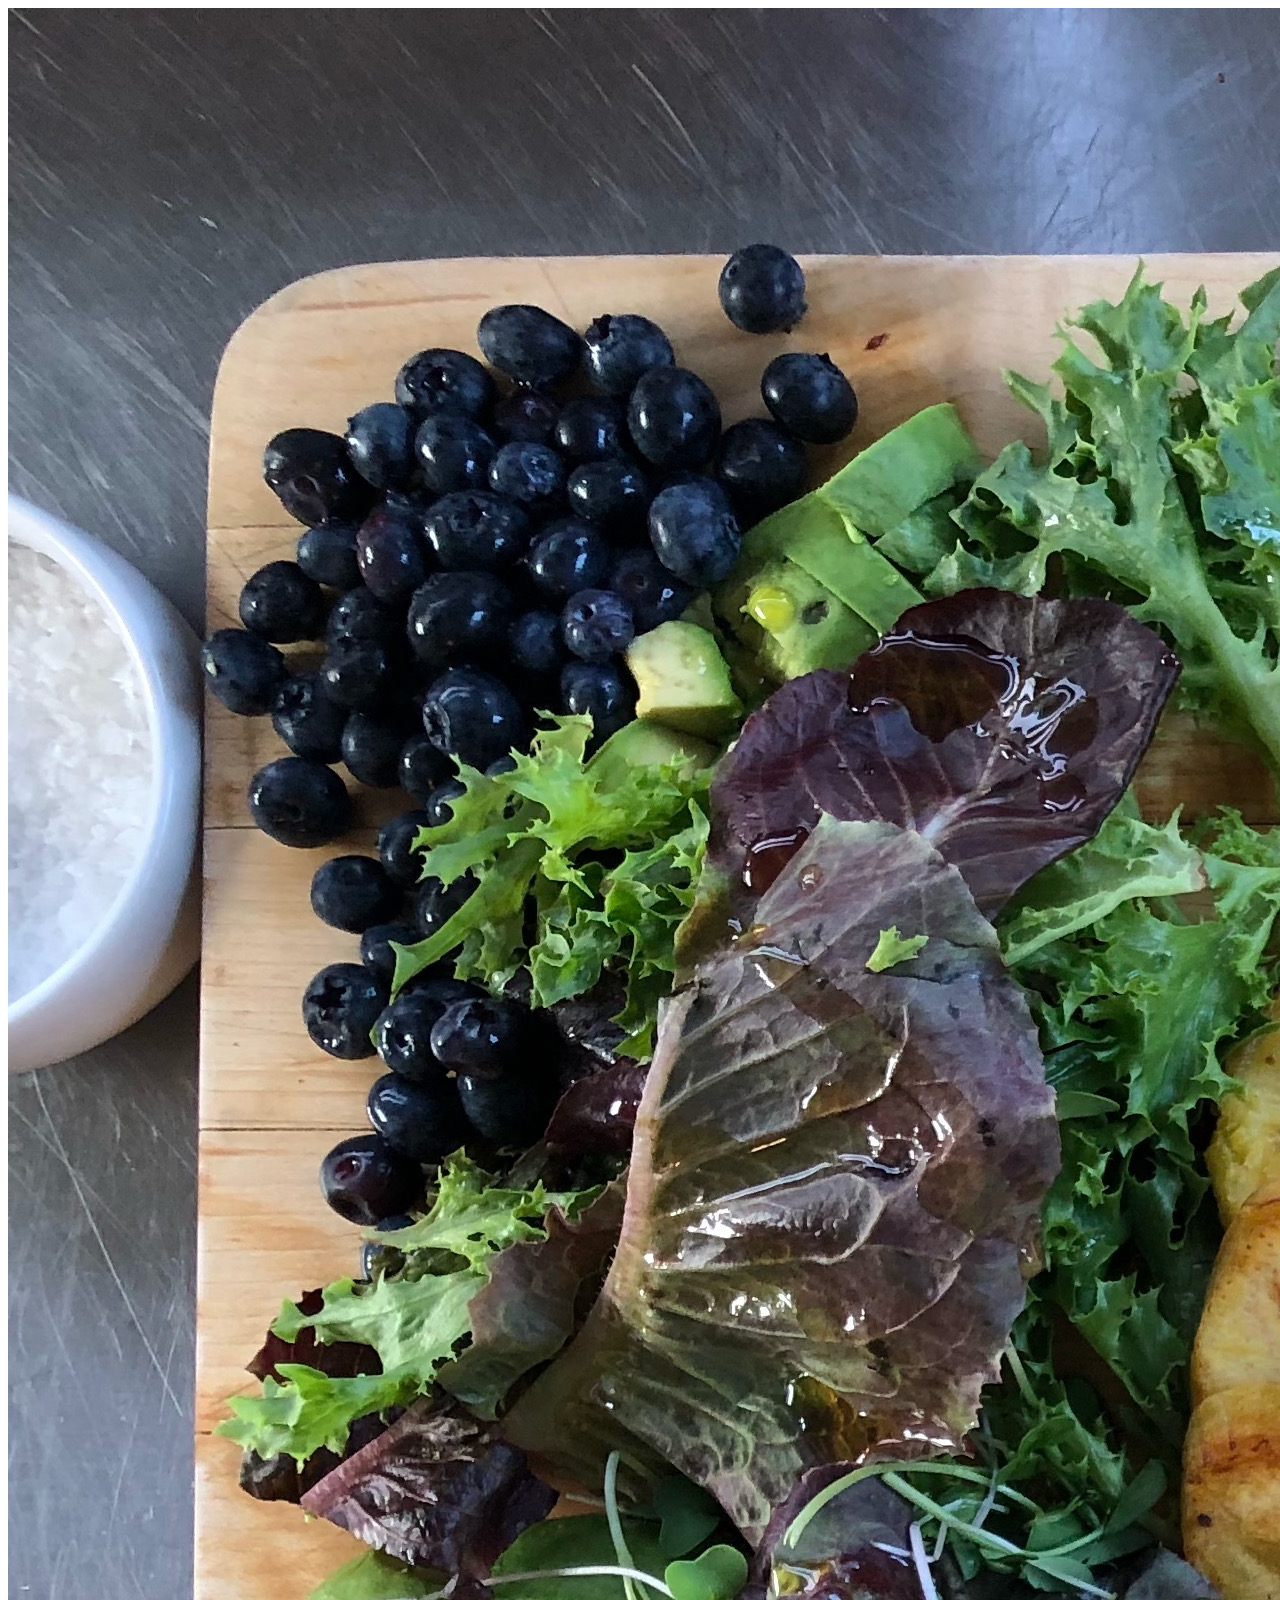
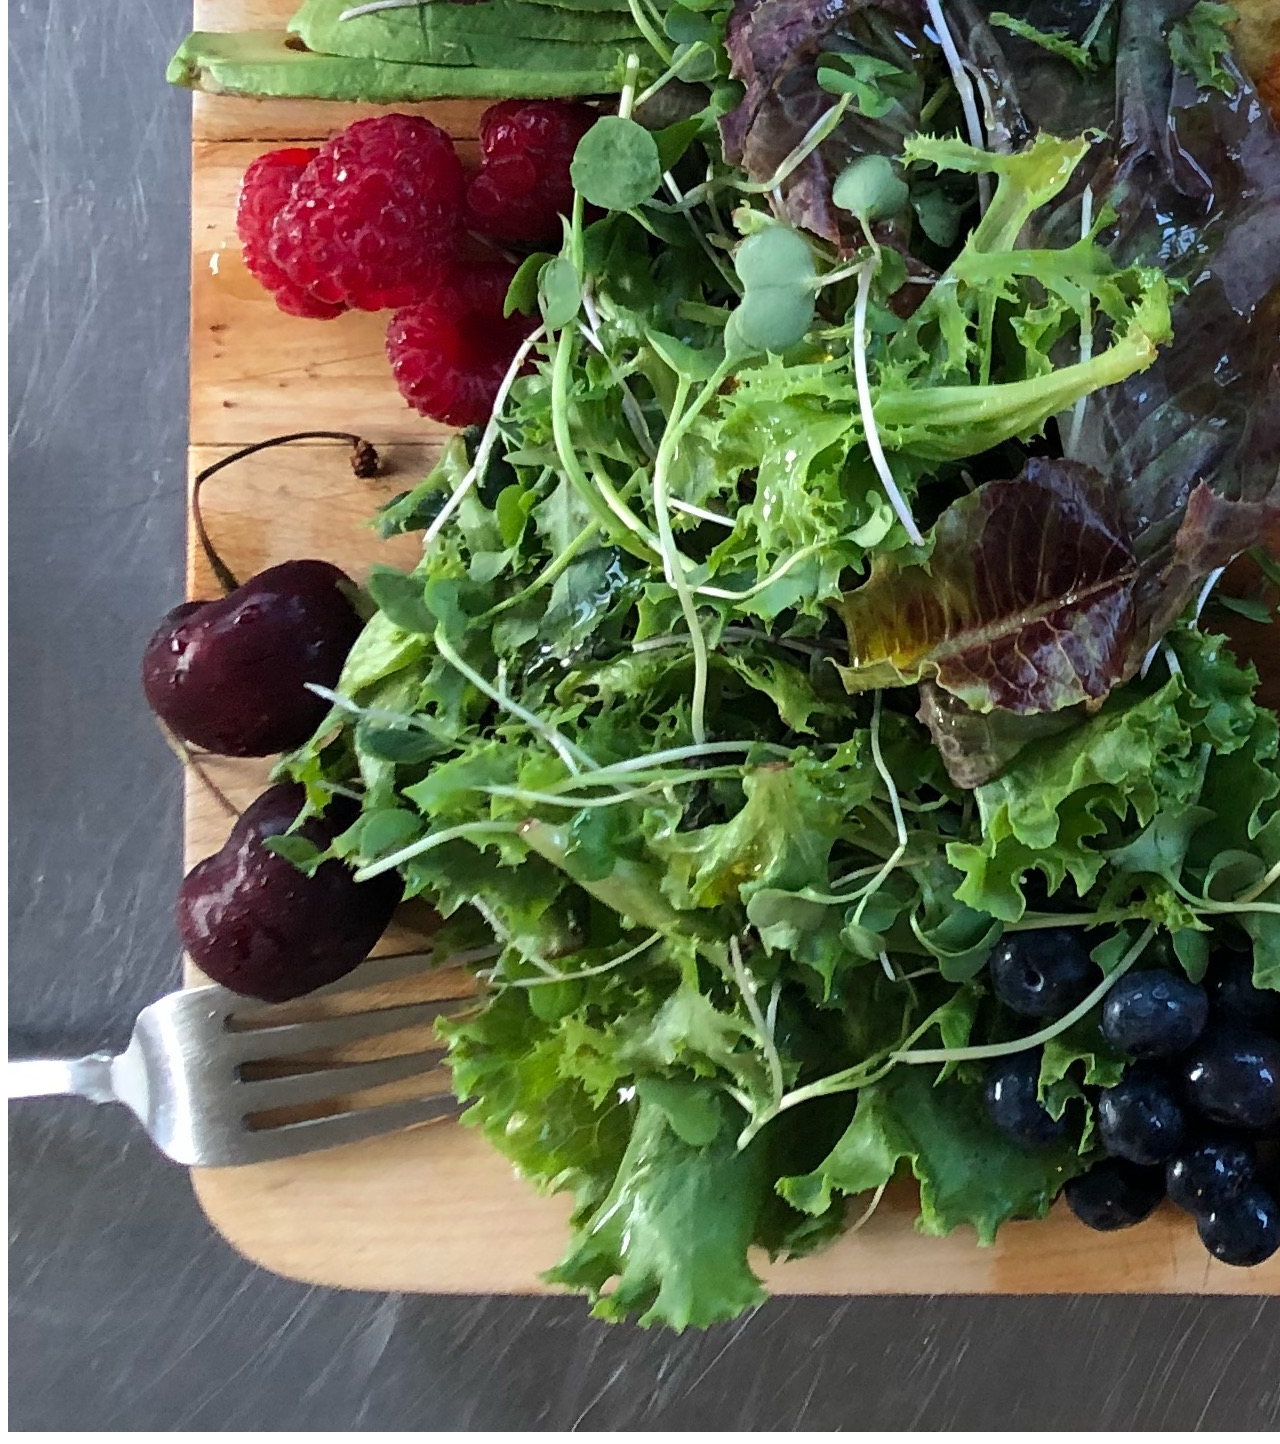
<file: restaurauntWebsite/pages/aboutUs.html>
<!DOCTYPE html>
<html lang="en">
<head>
  <meta charset="UTF-8">
  <meta name="viewport" content="width=device-width, initial-scale=1.0">
  <title>Document</title>
</head>
<body>
  <img src="../images/breakfast/baconMountain.jpg">
</body>
</html>
</file>
